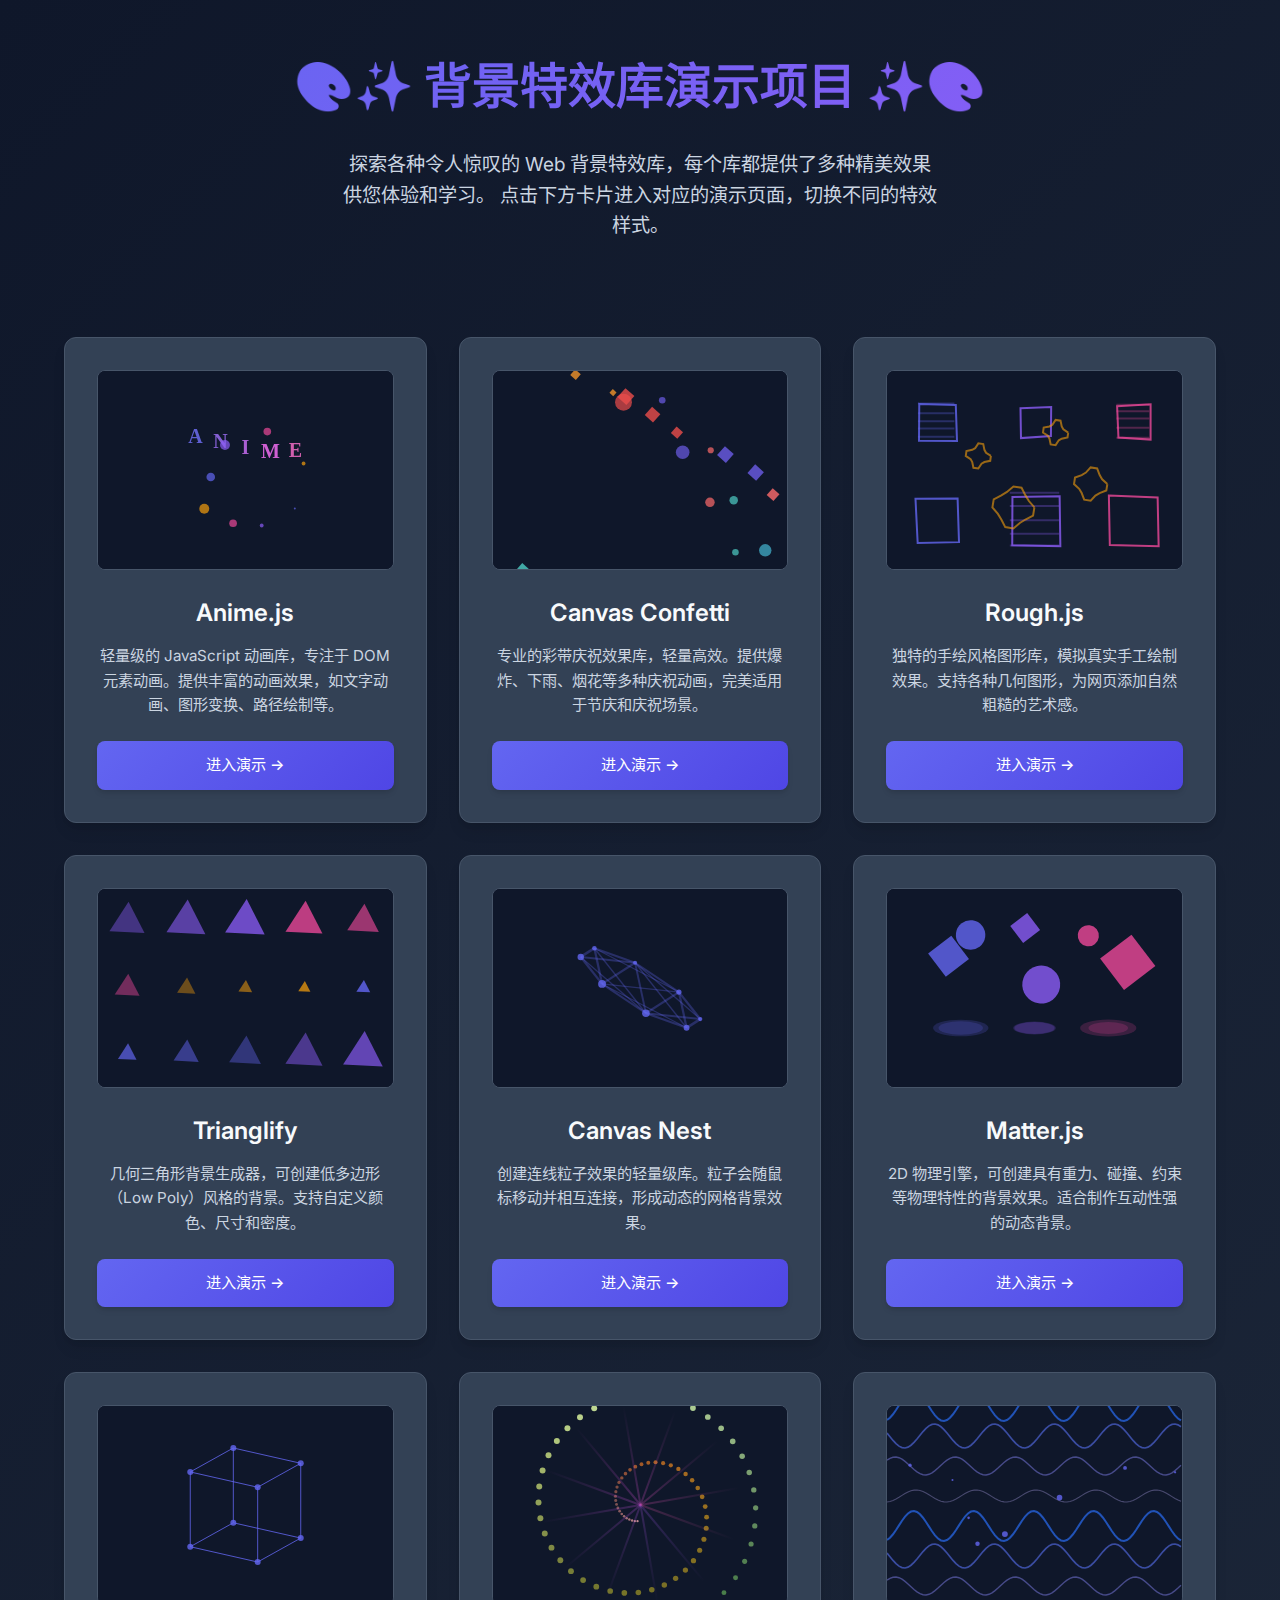
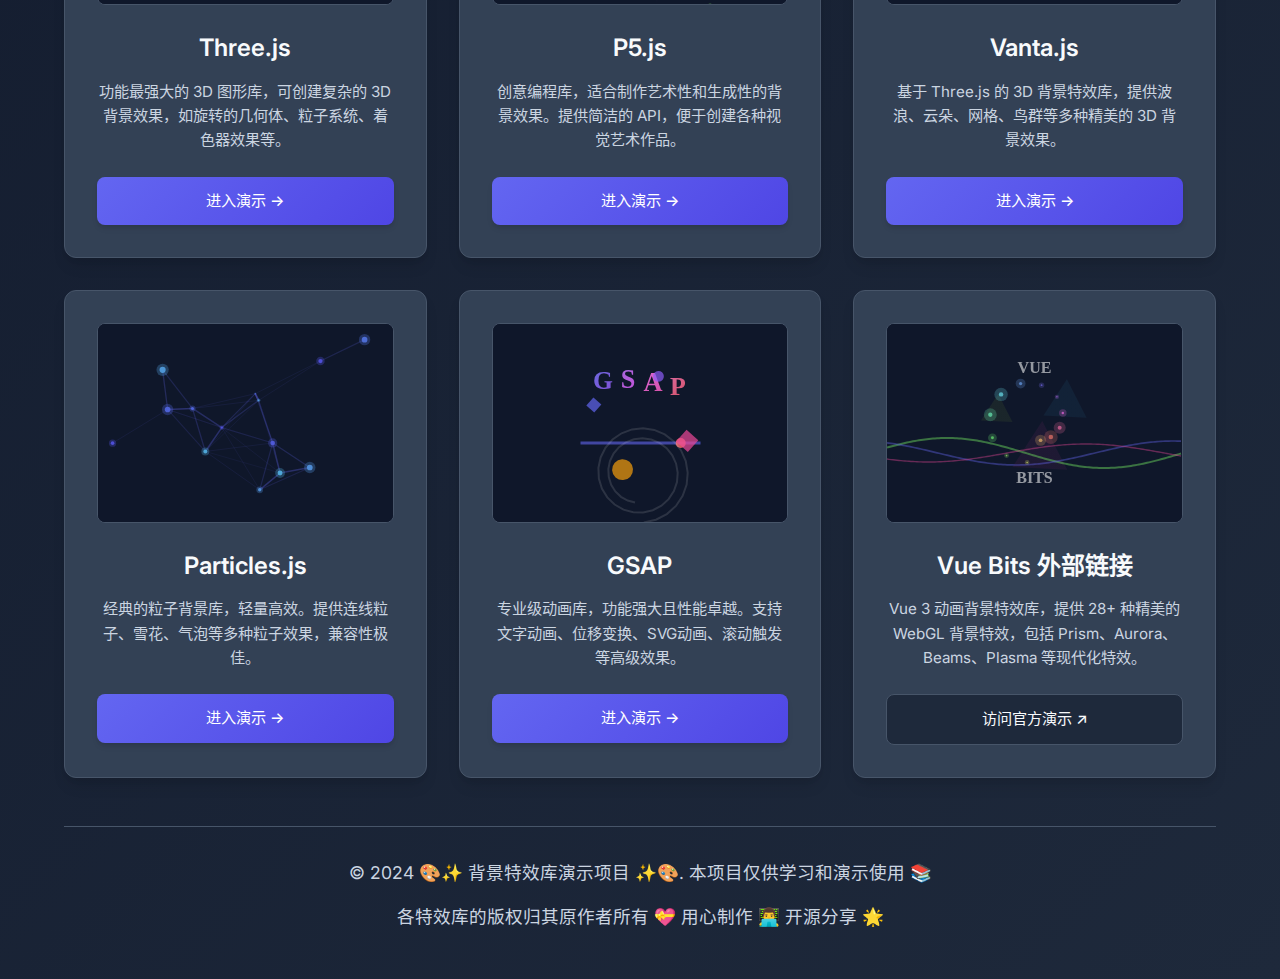
<file: index.html>
<!DOCTYPE html>
<html lang="zh-CN">
<head>
    <meta charset="UTF-8">
    <meta name="viewport" content="width=device-width, initial-scale=1.0">
    <title>🎨✨ 背景特效库演示项目 ✨🎨</title>
    <meta name="description" content="展示多种流行的 JavaScript 背景特效库，包括 Anime.js、Canvas Confetti、Rough.js、Trianglify、Three.js、P5.js、Vanta.js、Particles.js 等">
    <link rel="stylesheet" href="assets/css/style.css">
    <link rel="preconnect" href="https://fonts.googleapis.com">
    <link rel="preconnect" href="https://fonts.gstatic.com" crossorigin>
    <link href="https://fonts.googleapis.com/css2?family=Inter:wght@400;500;600;700;800&display=swap" rel="stylesheet">
</head>
<body>
    <div class="container">
        <!-- 页头区域 -->
        <header class="header">
            <h1>🎨✨ 背景特效库演示项目 ✨🎨</h1>
            <p class="subtitle">
                探索各种令人惊叹的 Web 背景特效库，每个库都提供了多种精美效果供您体验和学习。
                点击下方卡片进入对应的演示页面，切换不同的特效样式。
            </p>
        </header>

        <!-- 特效库卡片网格 -->
        <main class="cards-grid">
            <!-- Anime.js 卡片 -->
            <article class="card">
                <div class="card-preview" aria-label="Anime.js 效果预览">
                    <canvas id="anime-preview"></canvas>
                </div>
                <h3 class="card-title">Anime.js</h3>
                <p class="card-description">
                    轻量级的 JavaScript 动画库，专注于 DOM 元素动画。提供丰富的动画效果，如文字动画、图形变换、路径绘制等。
                </p>
                <a href="libs/anime-js/index.html" class="btn btn-primary btn-full" aria-label="进入 Anime.js 演示">
                    进入演示 →
                </a>
            </article>

            <!-- Canvas Confetti 卡片 -->
            <article class="card">
                <div class="card-preview" aria-label="Canvas Confetti 效果预览">
                    <canvas id="confetti-preview"></canvas>
                </div>
                <h3 class="card-title">Canvas Confetti</h3>
                <p class="card-description">
                    专业的彩带庆祝效果库，轻量高效。提供爆炸、下雨、烟花等多种庆祝动画，完美适用于节庆和庆祝场景。
                </p>
                <a href="libs/canvas-confetti/index.html" class="btn btn-primary btn-full" aria-label="进入 Canvas Confetti 演示">
                    进入演示 →
                </a>
            </article>

            <!-- Rough.js 卡片 -->
            <article class="card">
                <div class="card-preview" aria-label="Rough.js 效果预览">
                    <canvas id="rough-preview"></canvas>
                </div>
                <h3 class="card-title">Rough.js</h3>
                <p class="card-description">
                    独特的手绘风格图形库，模拟真实手工绘制效果。支持各种几何图形，为网页添加自然粗糙的艺术感。
                </p>
                <a href="libs/rough-js/index.html" class="btn btn-primary btn-full" aria-label="进入 Rough.js 演示">
                    进入演示 →
                </a>
            </article>

            <!-- Trianglify 卡片 -->
            <article class="card">
                <div class="card-preview" aria-label="Trianglify 效果预览">
                    <canvas id="trianglify-preview"></canvas>
                </div>
                <h3 class="card-title">Trianglify</h3>
                <p class="card-description">
                    几何三角形背景生成器，可创建低多边形（Low Poly）风格的背景。支持自定义颜色、尺寸和密度。
                </p>
                <a href="libs/trianglify/index.html" class="btn btn-primary btn-full" aria-label="进入 Trianglify 演示">
                    进入演示 →
                </a>
            </article>

            <!-- Canvas Nest 卡片 -->
            <article class="card">
                <div class="card-preview" aria-label="Canvas Nest 效果预览">
                    <canvas id="canvas-nest-preview"></canvas>
                </div>
                <h3 class="card-title">Canvas Nest</h3>
                <p class="card-description">
                    创建连线粒子效果的轻量级库。粒子会随鼠标移动并相互连接，形成动态的网格背景效果。
                </p>
                <a href="libs/canvas-nest/index.html" class="btn btn-primary btn-full" aria-label="进入 Canvas Nest 演示">
                    进入演示 →
                </a>
            </article>

            <!-- Matter.js 卡片 -->
            <article class="card">
                <div class="card-preview" aria-label="Matter.js 效果预览">
                    <canvas id="matter-preview"></canvas>
                </div>
                <h3 class="card-title">Matter.js</h3>
                <p class="card-description">
                    2D 物理引擎，可创建具有重力、碰撞、约束等物理特性的背景效果。适合制作互动性强的动态背景。
                </p>
                <a href="libs/matter-js/index.html" class="btn btn-primary btn-full" aria-label="进入 Matter.js 演示">
                    进入演示 →
                </a>
            </article>

            <!-- Three.js 卡片 -->
            <article class="card">
                <div class="card-preview" aria-label="Three.js 效果预览">
                    <canvas id="three-preview"></canvas>
                </div>
                <h3 class="card-title">Three.js</h3>
                <p class="card-description">
                    功能最强大的 3D 图形库，可创建复杂的 3D 背景效果，如旋转的几何体、粒子系统、着色器效果等。
                </p>
                <a href="libs/three-js/index.html" class="btn btn-primary btn-full" aria-label="进入 Three.js 演示">
                    进入演示 →
                </a>
            </article>

            <!-- P5.js 卡片 -->
            <article class="card">
                <div class="card-preview" aria-label="P5.js 效果预览">
                    <canvas id="p5-preview"></canvas>
                </div>
                <h3 class="card-title">P5.js</h3>
                <p class="card-description">
                    创意编程库，适合制作艺术性和生成性的背景效果。提供简洁的 API，便于创建各种视觉艺术作品。
                </p>
                <a href="libs/p5-js/index.html" class="btn btn-primary btn-full" aria-label="进入 P5.js 演示">
                    进入演示 →
                </a>
            </article>

            <!-- Vanta.js 卡片 -->
            <article class="card">
                <div class="card-preview" aria-label="Vanta.js 效果预览">
                    <canvas id="vanta-preview"></canvas>
                </div>
                <h3 class="card-title">Vanta.js</h3>
                <p class="card-description">
                    基于 Three.js 的 3D 背景特效库，提供波浪、云朵、网格、鸟群等多种精美的 3D 背景效果。
                </p>
                <a href="libs/vanta/index.html" class="btn btn-primary btn-full" aria-label="进入 Vanta.js 演示">
                    进入演示 →
                </a>
            </article>

            <!-- Particles.js 卡片 -->
            <article class="card">
                <div class="card-preview" aria-label="Particles.js 效果预览">
                    <canvas id="particles-preview"></canvas>
                </div>
                <h3 class="card-title">Particles.js</h3>
                <p class="card-description">
                    经典的粒子背景库，轻量高效。提供连线粒子、雪花、气泡等多种粒子效果，兼容性极佳。
                </p>
                <a href="libs/particles/index.html" class="btn btn-primary btn-full" aria-label="进入 Particles.js 演示">
                    进入演示 →
                </a>
            </article>

            <!-- GSAP 卡片 -->
            <article class="card">
                <div class="card-preview" aria-label="GSAP 效果预览">
                    <canvas id="gsap-preview"></canvas>
                </div>
                <h3 class="card-title">GSAP</h3>
                <p class="card-description">
                    专业级动画库，功能强大且性能卓越。支持文字动画、位移变换、SVG动画、滚动触发等高级效果。
                </p>
                <a href="libs/gsap/index.html" class="btn btn-primary btn-full" aria-label="进入 GSAP 演示">
                    进入演示 →
                </a>
            </article>

            <!-- Vue Bits 卡片 -->
            <article class="card">
                <div class="card-preview" aria-label="Vue Bits 效果预览">
                    <canvas id="vue-bits-preview"></canvas>
                </div>
                <h3 class="card-title">Vue Bits <span class="badge">外部链接</span></h3>
                <p class="card-description">
                    Vue 3 动画背景特效库，提供 28+ 种精美的 WebGL 背景特效，包括 Prism、Aurora、Beams、Plasma 等现代化特效。
                </p>
                <a href="https://vue-bits.dev/backgrounds/aurora" target="_blank" rel="noopener noreferrer" class="btn btn-secondary btn-full" aria-label="访问 Vue Bits 官方演示">
                    访问官方演示 ↗
                </a>
            </article>
        </main>

        <!-- 页脚 -->
        <footer class="footer">
            <p>&copy; 2024 🎨✨ 背景特效库演示项目 ✨🎨. 本项目仅供学习和演示使用 📚</p>
            <p>各特效库的版权归其原作者所有 💝 用心制作 👨‍💻 开源分享 🌟</p>
        </footer>
    </div>

    <script>
        // 简单的预览效果初始化
        document.addEventListener('DOMContentLoaded', function() {
            // 为预览 canvas 添加简单的占位效果
            initPreviews();
        });

        function initPreviews() {
            const previews = document.querySelectorAll('.card-preview canvas');
            
            previews.forEach((canvas, index) => {
                const ctx = canvas.getContext('2d');
                canvas.width = canvas.offsetWidth;
                canvas.height = canvas.offsetHeight;
                
                // 根据不同的库显示不同的预览效果
                switch(index) {
                    case 0: // Anime.js
                        drawAnimePreview(ctx, canvas.width, canvas.height);
                        break;
                    case 1: // Canvas Confetti
                        drawConfettiPreview(ctx, canvas.width, canvas.height);
                        break;
                    case 2: // Rough.js
                        drawRoughPreview(ctx, canvas.width, canvas.height);
                        break;
                    case 3: // Trianglify
                        drawTrianglesPreview(ctx, canvas.width, canvas.height);
                        break;
                    case 4: // Canvas Nest
                        drawNetPreview(ctx, canvas.width, canvas.height);
                        break;
                    case 5: // Matter.js
                        drawPhysicsPreview(ctx, canvas.width, canvas.height);
                        break;
                    case 6: // Three.js
                        draw3DPreview(ctx, canvas.width, canvas.height);
                        break;
                    case 7: // P5.js
                        drawGenerativePreview(ctx, canvas.width, canvas.height);
                        break;
                    case 8: // Vanta.js
                        drawVantaPreview(ctx, canvas.width, canvas.height);
                        break;
                    case 9: // Particles.js
                        drawParticlesJSPreview(ctx, canvas.width, canvas.height);
                        break;
                    case 10: // GSAP
                        drawGSAPPreview(ctx, canvas.width, canvas.height);
                        break;
                    case 11: // Vue Bits
                        drawVueBitsPreview(ctx, canvas.width, canvas.height);
                        break;
                }
            });
        }

        // 预览效果绘制函数
        function drawConfettiPreview(ctx, width, height) {
            // 创建模拟 Canvas Confetti 彩带效果的预览
            ctx.fillStyle = '#0f172a';
            ctx.fillRect(0, 0, width, height);
            
            const time = Date.now() * 0.004;
            const confettiColors = ['#ff6b6b', '#4ecdc4', '#45b7d1', '#f9ca24', '#f0932b', '#eb4d4b', '#6c5ce7'];
            
            // 绘制彩带片（下落效果）
            for (let i = 0; i < 20; i++) {
                const x = (i * 50 + Math.sin(time + i) * 30) % (width + 100) - 50;
                const y = (time * 100 + i * 40) % (height + 100) - 50;
                const rotation = time + i * 0.5;
                const size = 8 + Math.sin(time * 2 + i) * 4;
                
                ctx.save();
                ctx.translate(x, y);
                ctx.rotate(rotation);
                ctx.fillStyle = confettiColors[i % confettiColors.length];
                ctx.globalAlpha = 0.8;
                ctx.fillRect(-size/2, -size/2, size, size);
                ctx.restore();
            }
            
            // 添加一些圆形彩带
            for (let i = 0; i < 15; i++) {
                const x = ((i * 60 + Math.cos(time * 0.8 + i) * 40) % (width + 100)) - 50;
                const y = ((time * 80 + i * 50) % (height + 100)) - 50;
                const size = 6 + Math.sin(time * 3 + i * 0.7) * 3;
                
                ctx.fillStyle = confettiColors[(i + 3) % confettiColors.length];
                ctx.globalAlpha = 0.7;
                ctx.beginPath();
                ctx.arc(x, y, size, 0, Math.PI * 2);
                ctx.fill();
            }
        }
        
        function drawRoughPreview(ctx, width, height) {
            // 创建模拟 Rough.js 手绘风格的预览
            ctx.fillStyle = '#0f172a';
            ctx.fillRect(0, 0, width, height);
            
            const time = Date.now() * 0.002;
            ctx.strokeStyle = '#6366f1';
            ctx.lineWidth = 2;
            ctx.globalAlpha = 0.8;
            
            // 绘制不规则矩形（模拟手绘效果）
            for (let i = 0; i < 6; i++) {
                const x = (i % 3) * (width / 3) + width / 6;
                const y = Math.floor(i / 3) * (height / 2) + height / 4;
                const size = 40 + Math.sin(time + i) * 10;
                
                // 模拟手绘的不规则线条
                ctx.strokeStyle = ['#6366f1', '#8b5cf6', '#ec4899'][i % 3];
                ctx.beginPath();
                
                // 不规则的矩形
                const jitter = 3;
                ctx.moveTo(x - size/2 + Math.random() * jitter, y - size/2 + Math.random() * jitter);
                ctx.lineTo(x + size/2 + Math.random() * jitter, y - size/2 + Math.random() * jitter);
                ctx.lineTo(x + size/2 + Math.random() * jitter, y + size/2 + Math.random() * jitter);
                ctx.lineTo(x - size/2 + Math.random() * jitter, y + size/2 + Math.random() * jitter);
                ctx.closePath();
                ctx.stroke();
                
                // 添加手绘风格的填充线条
                if (i % 2 === 0) {
                    ctx.globalAlpha = 0.3;
                    for (let j = 0; j < 5; j++) {
                        const lineY = y - size/2 + (j / 4) * size + Math.sin(time * 2 + i + j) * 2;
                        ctx.beginPath();
                        ctx.moveTo(x - size/2, lineY);
                        ctx.lineTo(x + size/2, lineY);
                        ctx.stroke();
                    }
                    ctx.globalAlpha = 0.8;
                }
            }
            
            // 绘制一些手绘风格的圆形
            for (let i = 0; i < 4; i++) {
                const centerX = width / 2 + Math.cos(time + i * Math.PI / 2) * 60;
                const centerY = height / 2 + Math.sin(time + i * Math.PI / 2) * 40;
                const radius = 15 + Math.sin(time * 3 + i) * 5;
                
                ctx.strokeStyle = '#f59e0b';
                ctx.globalAlpha = 0.6;
                ctx.beginPath();
                
                // 不规则的圆形路径
                const points = 16;
                for (let j = 0; j <= points; j++) {
                    const angle = (j / points) * Math.PI * 2;
                    const r = radius + Math.sin(angle * 4 + time * 2) * 3;
                    const x = centerX + Math.cos(angle) * r;
                    const y = centerY + Math.sin(angle) * r;
                    
                    if (j === 0) {
                        ctx.moveTo(x, y);
                    } else {
                        ctx.lineTo(x, y);
                    }
                }
                ctx.stroke();
            }
        }
        
        function drawAnimePreview(ctx, width, height) {
            // 创建模拟 Anime.js DOM 动画效果的预览
            ctx.fillStyle = '#0f172a';
            ctx.fillRect(0, 0, width, height);
            
            // 绘制“ANIME”文字动画
            ctx.font = 'bold 20px Inter';
            ctx.textAlign = 'center';
            const text = 'ANIME';
            const letters = text.split('');
            
            letters.forEach((letter, i) => {
                const x = width / 2 + (i - 2) * 25;
                const y = height / 2 - 20;
                const time = Date.now() * 0.003;
                const wave = Math.sin(time + i * 0.8) * 8;
                
                ctx.fillStyle = `hsl(${240 + i * 20}, 70%, 65%)`;
                ctx.globalAlpha = 0.9;
                ctx.fillText(letter, x, y + wave);
            });
            
            // 绘制浮动的小元素
            const time = Date.now() * 0.002;
            for (let i = 0; i < 8; i++) {
                const angle = time + i * (Math.PI * 2 / 8);
                const radius = 50 + Math.sin(time * 1.5 + i) * 15;
                const x = width / 2 + Math.cos(angle) * radius;
                const y = height / 2 + 20 + Math.sin(angle) * radius;
                const size = 3 + Math.sin(time * 2 + i) * 2;
                
                const colors = ['#6366f1', '#8b5cf6', '#ec4899', '#f59e0b'];
                ctx.fillStyle = colors[i % colors.length];
                ctx.globalAlpha = 0.7;
                ctx.beginPath();
                ctx.arc(x, y, size, 0, Math.PI * 2);
                ctx.fill();
            }
        }

        function drawTrianglesPreview(ctx, width, height) {
            ctx.fillStyle = '#0f172a';
            ctx.fillRect(0, 0, width, height);
            
            const time = Date.now() * 0.002;
            const colors = ['#6366f1', '#8b5cf6', '#ec4899', '#f59e0b'];
            
            // 创建固定位置但会变色和大小的三角形
            for (let i = 0; i < 15; i++) {
                const row = Math.floor(i / 5);
                const col = i % 5;
                const x = (col + 0.5) * (width / 5);
                const y = (row + 0.5) * (height / 3);
                const size = 15 + Math.sin(time * 2 + i * 0.5) * 8;
                const colorIndex = Math.floor(time * 0.5 + i * 0.3) % colors.length;
                
                ctx.fillStyle = colors[colorIndex];
                ctx.globalAlpha = 0.6 + Math.sin(time * 1.5 + i) * 0.2;
                
                ctx.save();
                ctx.translate(x, y);
                ctx.rotate(time * 0.5 + i * 0.2);
                
                ctx.beginPath();
                ctx.moveTo(0, -size);
                ctx.lineTo(-size * 0.866, size * 0.5);
                ctx.lineTo(size * 0.866, size * 0.5);
                ctx.closePath();
                ctx.fill();
                
                ctx.restore();
            }
        }

        function drawNetPreview(ctx, width, height) {
            ctx.fillStyle = '#0f172a';
            ctx.fillRect(0, 0, width, height);
            
            const time = Date.now() * 0.001;
            
            // 创建动态移动的粒子
            const particles = [];
            for (let i = 0; i < 8; i++) {
                particles.push({
                    x: width/2 + Math.cos(time * 0.5 + i * Math.PI * 0.25) * 60,
                    y: height/2 + Math.sin(time * 0.3 + i * Math.PI * 0.25) * 40,
                    size: 3 + Math.sin(time * 2 + i) * 1
                });
            }
            
            // 绘制连接线
            ctx.strokeStyle = '#6366f1';
            ctx.globalAlpha = 0.3;
            particles.forEach((p1, i) => {
                particles.forEach((p2, j) => {
                    if (i < j) {
                        const dist = Math.sqrt((p1.x - p2.x) ** 2 + (p1.y - p2.y) ** 2);
                        if (dist < 100) {
                            ctx.lineWidth = Math.max(1, 3 - dist / 50);
                            ctx.beginPath();
                            ctx.moveTo(p1.x, p1.y);
                            ctx.lineTo(p2.x, p2.y);
                            ctx.stroke();
                        }
                    }
                });
            });
            
            // 绘制粒子
            ctx.fillStyle = '#6366f1';
            ctx.globalAlpha = 0.8;
            particles.forEach(p => {
                ctx.beginPath();
                ctx.arc(p.x, p.y, p.size, 0, Math.PI * 2);
                ctx.fill();
            });
        }

        function drawPhysicsPreview(ctx, width, height) {
            ctx.fillStyle = '#0f172a';
            ctx.fillRect(0, 0, width, height);
            
            const time = Date.now() * 0.003;
            const shapes = ['#6366f1', '#8b5cf6', '#ec4899'];
            
            // 模拟物理引擎的下落和弹跳效果
            for (let i = 0; i < 6; i++) {
                ctx.fillStyle = shapes[i % shapes.length];
                ctx.globalAlpha = 0.8;
                
                // 创建上下弹跳的效果
                const baseX = (i % 3 + 1) * (width / 4);
                const baseY = height / 2;
                const bounceHeight = Math.abs(Math.sin(time * 2 + i * 0.5)) * 60;
                const x = baseX + Math.sin(time * 0.5 + i) * 20;
                const y = baseY - bounceHeight;
                const size = 15 + Math.sin(time * 3 + i) * 5;
                
                ctx.save();
                ctx.translate(x, y);
                ctx.rotate(time + i * 0.3);
                
                if (i % 2 === 0) {
                    // 圆形
                    ctx.beginPath();
                    ctx.arc(0, 0, size, 0, Math.PI * 2);
                    ctx.fill();
                } else {
                    // 矩形
                    ctx.fillRect(-size, -size, size * 2, size * 2);
                }
                
                ctx.restore();
                
                // 绘制影子效果
                ctx.fillStyle = shapes[i % shapes.length];
                ctx.globalAlpha = 0.2;
                const shadowSize = size * (1 + bounceHeight / 60);
                ctx.save();
                ctx.scale(1, 0.3);
                ctx.beginPath();
                ctx.arc(baseX, (height / 2 + 40) / 0.3, shadowSize, 0, Math.PI * 2);
                ctx.fill();
                ctx.restore();
            }
        }

        function draw3DPreview(ctx, width, height) {
            ctx.fillStyle = '#0f172a';
            ctx.fillRect(0, 0, width, height);
            
            const time = Date.now() * 0.002;
            ctx.strokeStyle = '#6366f1';
            ctx.globalAlpha = 0.8;
            
            const centerX = width / 2;
            const centerY = height / 2;
            const size = 40;
            
            // 创建旋转的 3D 立方体
            const rotX = time;
            const rotY = time * 0.7;
            
            // 基础立方体顶点
            const basePoints = [
                [-size, -size, -size], [size, -size, -size], [size, size, -size], [-size, size, -size],
                [-size, -size, size], [size, -size, size], [size, size, size], [-size, size, size]
            ];
            
            // 旋转变换
            const rotatedPoints = basePoints.map(([x, y, z]) => {
                // Y轴旋转
                const x1 = x * Math.cos(rotY) - z * Math.sin(rotY);
                const z1 = x * Math.sin(rotY) + z * Math.cos(rotY);
                
                // X轴旋转
                const y1 = y * Math.cos(rotX) - z1 * Math.sin(rotX);
                const z2 = y * Math.sin(rotX) + z1 * Math.cos(rotX);
                
                return [x1, y1, z2];
            });
            
            // 投影到 2D
            const projectedPoints = rotatedPoints.map(([x, y, z]) => [
                centerX + x,
                centerY + y
            ]);
            
            const edges = [
                [0,1], [1,2], [2,3], [3,0], [4,5], [5,6], [6,7], [7,4],
                [0,4], [1,5], [2,6], [3,7]
            ];
            
            // 绘制边线
            edges.forEach(edge => {
                const start = projectedPoints[edge[0]];
                const end = projectedPoints[edge[1]];
                
                ctx.beginPath();
                ctx.moveTo(start[0], start[1]);
                ctx.lineTo(end[0], end[1]);
                ctx.stroke();
            });
            
            // 绘制顶点
            ctx.fillStyle = '#6366f1';
            projectedPoints.forEach(([x, y]) => {
                ctx.beginPath();
                ctx.arc(x, y, 3, 0, Math.PI * 2);
                ctx.fill();
            });
        }

        function drawGenerativePreview(ctx, width, height) {
            ctx.fillStyle = '#0f172a';
            ctx.fillRect(0, 0, width, height);
            
            const time = Date.now() * 0.001;
            const centerX = width / 2;
            const centerY = height / 2;
            
            // 创建动态的螺旋和波浪效果
            for (let i = 0; i < 80; i++) {
                const angle = (i / 80) * Math.PI * 4 + time;
                const radius = 20 + i * 1.5 + Math.sin(time * 2 + i * 0.1) * 10;
                const x = centerX + Math.cos(angle) * radius;
                const y = centerY + Math.sin(angle) * radius;
                const size = 2 + Math.sin(time * 3 + i * 0.05) * 1;
                
                ctx.fillStyle = `hsl(${250 + i * 1.5 + time * 20}, 70%, ${60 + Math.sin(time + i * 0.1) * 20}%)`;
                ctx.globalAlpha = 0.7 + Math.sin(time * 1.5 + i * 0.2) * 0.2;
                ctx.beginPath();
                ctx.arc(x, y, size, 0, Math.PI * 2);
                ctx.fill();
            }
            
            // 添加中心的辐射效果
            for (let i = 0; i < 12; i++) {
                const angle = (i / 12) * Math.PI * 2 + time * 0.5;
                const startRadius = 10;
                const endRadius = 100;
                
                const gradient = ctx.createRadialGradient(centerX, centerY, startRadius, centerX, centerY, endRadius);
                gradient.addColorStop(0, `hsla(${270 + i * 5}, 70%, 60%, 0.8)`);
                gradient.addColorStop(1, `hsla(${270 + i * 5}, 70%, 60%, 0)`);
                
                ctx.strokeStyle = gradient;
                ctx.lineWidth = 2;
                ctx.globalAlpha = 0.3;
                
                ctx.beginPath();
                ctx.moveTo(centerX, centerY);
                ctx.lineTo(
                    centerX + Math.cos(angle) * endRadius,
                    centerY + Math.sin(angle) * endRadius
                );
                ctx.stroke();
            }
        }

        function drawVantaPreview(ctx, width, height) {
            // 创建动态 Vanta 波浪效果的预览
            ctx.fillStyle = '#0f172a';
            ctx.fillRect(0, 0, width, height);
            
            const time = Date.now() * 0.001;
            ctx.strokeStyle = '#6366f1';
            ctx.globalAlpha = 0.6;
            
            // 绘制动态波浪形状
            const waveHeight = 15;
            const waveLength = 60;
            
            // 多层波浪效果
            for (let layer = 0; layer < 4; layer++) {
                ctx.strokeStyle = `hsl(${220 + layer * 10}, 70%, ${50 + layer * 10}%)`;
                ctx.lineWidth = 2 - layer * 0.3;
                ctx.globalAlpha = 0.8 - layer * 0.15;
                
                for (let y = layer * 30; y < height; y += 120) {
                    ctx.beginPath();
                    for (let x = 0; x <= width; x += 3) {
                        const waveY = y + Math.sin((x / waveLength + time * (1 + layer * 0.5)) * Math.PI * 2) * waveHeight * (1 - layer * 0.2);
                        if (x === 0) {
                            ctx.moveTo(x, waveY);
                        } else {
                            ctx.lineTo(x, waveY);
                        }
                    }
                    ctx.stroke();
                }
            }
            
            // 添加浮动的光点
            for (let i = 0; i < 8; i++) {
                const x = (i * width / 8) + Math.sin(time * 0.5 + i) * 30;
                const y = height / 2 + Math.cos(time * 0.3 + i) * 40;
                const size = 2 + Math.sin(time * 2 + i) * 1;
                
                ctx.fillStyle = '#6366f1';
                ctx.globalAlpha = 0.8;
                ctx.beginPath();
                ctx.arc(x, y, size, 0, Math.PI * 2);
                ctx.fill();
            }
        }

        function drawParticlesJSPreview(ctx, width, height) {
            // 创建动态 Particles.js 效果的预览
            ctx.fillStyle = '#0f172a';
            ctx.fillRect(0, 0, width, height);
            
            const time = Date.now() * 0.0005;
            ctx.strokeStyle = '#6366f1';
            ctx.fillStyle = '#6366f1';
            
            // 创建动态粒子
            const particles = [];
            for (let i = 0; i < 15; i++) {
                particles.push({
                    x: width/2 + Math.cos(time * (0.5 + i * 0.1) + i) * (30 + i * 8),
                    y: height/2 + Math.sin(time * (0.3 + i * 0.05) + i * 0.5) * (20 + i * 6),
                    size: 2 + Math.sin(time * 3 + i) * 1
                });
            }
            
            // 绘制动态连线
            ctx.globalAlpha = 0.3;
            particles.forEach((p1, i) => {
                particles.forEach((p2, j) => {
                    if (i < j) {
                        const dist = Math.sqrt((p1.x - p2.x) ** 2 + (p1.y - p2.y) ** 2);
                        if (dist < 80) {
                            ctx.lineWidth = Math.max(0.5, 2 - dist / 60);
                            ctx.globalAlpha = Math.max(0.1, 0.5 - dist / 160);
                            ctx.beginPath();
                            ctx.moveTo(p1.x, p1.y);
                            ctx.lineTo(p2.x, p2.y);
                            ctx.stroke();
                        }
                    }
                });
            });
            
            // 绘制动态粒子
            ctx.globalAlpha = 0.9;
            particles.forEach((p, i) => {
                const pulseSize = p.size + Math.sin(time * 4 + i * 0.5) * 0.5;
                ctx.fillStyle = `hsl(${220 + Math.sin(time + i) * 20}, 70%, 60%)`;
                ctx.beginPath();
                ctx.arc(p.x, p.y, pulseSize, 0, Math.PI * 2);
                ctx.fill();
                
                // 添加微弱的光晕
                ctx.globalAlpha = 0.3;
                ctx.beginPath();
                ctx.arc(p.x, p.y, pulseSize * 2, 0, Math.PI * 2);
                ctx.fill();
                ctx.globalAlpha = 0.9;
            });
        }

        function drawGSAPPreview(ctx, width, height) {
            // 创建 GSAP 专业动画效果的预览
            ctx.fillStyle = '#0f172a';
            ctx.fillRect(0, 0, width, height);
            
            const time = Date.now() * 0.002;
            const centerX = width / 2;
            const centerY = height / 2;
            
            // 绘制 "GSAP" 文字动画效果
            ctx.font = 'bold 24px Inter';
            ctx.textAlign = 'center';
            const text = 'GSAP';
            const letters = text.split('');
            
            letters.forEach((letter, i) => {
                const x = centerX + (i - 1.5) * 25;
                const y = centerY - 30;
                const bounce = Math.sin(time * 3 + i * 0.8) * 5;
                const scale = 1 + Math.sin(time * 2 + i * 0.5) * 0.1;
                
                ctx.save();
                ctx.translate(x, y + bounce);
                ctx.scale(scale, scale);
                
                // 渐变色文字
                const gradient = ctx.createLinearGradient(-15, -15, 15, 15);
                gradient.addColorStop(0, `hsl(${240 + i * 30}, 80%, 70%)`);
                gradient.addColorStop(1, `hsl(${270 + i * 30}, 80%, 60%)`);
                ctx.fillStyle = gradient;
                ctx.globalAlpha = 0.9;
                ctx.fillText(letter, 0, 0);
                
                ctx.restore();
            });
            
            // 绘制时间轴动画指示器
            const timelineY = centerY + 20;
            const timelineWidth = 120;
            const timelineX = centerX - timelineWidth / 2;
            
            ctx.strokeStyle = '#6366f1';
            ctx.lineWidth = 3;
            ctx.globalAlpha = 0.6;
            ctx.beginPath();
            ctx.moveTo(timelineX, timelineY);
            ctx.lineTo(timelineX + timelineWidth, timelineY);
            ctx.stroke();
            
            // 动态进度指示器
            const progress = (Math.sin(time * 2) + 1) / 2;
            const progressX = timelineX + progress * timelineWidth;
            
            ctx.fillStyle = '#ff6b6b';
            ctx.globalAlpha = 0.8;
            ctx.beginPath();
            ctx.arc(progressX, timelineY, 5, 0, Math.PI * 2);
            ctx.fill();
            
            // 绘制旋转的几何元素
            for (let i = 0; i < 4; i++) {
                const angle = time + i * Math.PI / 2;
                const radius = 50;
                const x = centerX + Math.cos(angle) * radius;
                const y = centerY + Math.sin(angle) * radius;
                const size = 8 + Math.sin(time * 3 + i) * 3;
                const rotation = time * 2 + i;
                
                ctx.save();
                ctx.translate(x, y);
                ctx.rotate(rotation);
                
                const colors = ['#6366f1', '#8b5cf6', '#ec4899', '#f59e0b'];
                ctx.fillStyle = colors[i];
                ctx.globalAlpha = 0.7;
                
                if (i % 2 === 0) {
                    // 矩形
                    ctx.fillRect(-size, -size, size * 2, size * 2);
                } else {
                    // 圆形
                    ctx.beginPath();
                    ctx.arc(0, 0, size, 0, Math.PI * 2);
                    ctx.fill();
                }
                
                ctx.restore();
            }
            
            // 绘制路径动画轨迹
            ctx.strokeStyle = 'rgba(255, 255, 255, 0.3)';
            ctx.lineWidth = 2;
            ctx.globalAlpha = 0.4;
            ctx.beginPath();
            
            for (let t = 0; t <= 1; t += 0.02) {
                const angle = t * Math.PI * 4 + time * 0.5;
                const r = 30 + t * 20;
                const x = centerX + Math.cos(angle) * r;
                const y = centerY + 50 + Math.sin(angle) * r;
                
                if (t === 0) {
                    ctx.moveTo(x, y);
                } else {
                    ctx.lineTo(x, y);
                }
            }
            ctx.stroke();
        }

        function drawVueBitsPreview(ctx, width, height) {
            // 创建 Vue Bits 棱镜和极光效果的预览
            ctx.fillStyle = '#0f172a';
            ctx.fillRect(0, 0, width, height);
            
            const time = Date.now() * 0.002;
            const centerX = width / 2;
            const centerY = height / 2;
            
            // 绘制类似 Prism 的彩色三角形效果
            ctx.globalAlpha = 0.8;
            for (let i = 0; i < 3; i++) {
                const angle = time + i * (Math.PI * 2 / 3);
                const size = 25 + Math.sin(time * 1.5 + i) * 8;
                const x = centerX + Math.cos(angle) * 40;
                const y = centerY + Math.sin(angle) * 30;
                
                // 创建彩虹渐变
                const gradient = ctx.createRadialGradient(x, y, 0, x, y, size);
                const hue = (time * 30 + i * 120) % 360;
                gradient.addColorStop(0, `hsla(${hue}, 80%, 70%, 0.9)`);
                gradient.addColorStop(0.7, `hsla(${hue + 60}, 70%, 60%, 0.6)`);
                gradient.addColorStop(1, `hsla(${hue + 120}, 60%, 50%, 0.1)`);
                
                ctx.fillStyle = gradient;
                
                ctx.save();
                ctx.translate(x, y);
                ctx.rotate(time * 0.5 + i * 0.8);
                
                // 绘制三角形
                ctx.beginPath();
                ctx.moveTo(0, -size);
                ctx.lineTo(-size * 0.866, size * 0.5);
                ctx.lineTo(size * 0.866, size * 0.5);
                ctx.closePath();
                ctx.fill();
                
                ctx.restore();
            }
            
            // 绘制类似 Aurora 的波浪效果
            ctx.globalAlpha = 0.4;
            const waveColors = ['#7cff67', '#6366f1', '#ec4899'];
            
            for (let layer = 0; layer < 3; layer++) {
                ctx.strokeStyle = waveColors[layer];
                ctx.lineWidth = 2 - layer * 0.3;
                
                ctx.beginPath();
                for (let x = 0; x <= width; x += 2) {
                    const y = centerY + 30 + Math.sin((x * 0.02) + (time * (1 + layer * 0.5))) * (15 - layer * 3);
                    if (x === 0) {
                        ctx.moveTo(x, y);
                    } else {
                        ctx.lineTo(x, y);
                    }
                }
                ctx.stroke();
            }
            
            // 绘制发光粒子
            ctx.globalAlpha = 0.9;
            for (let i = 0; i < 12; i++) {
                const angle = time * 0.5 + i * (Math.PI * 2 / 12);
                const radius = 30 + Math.sin(time * 2 + i * 0.3) * 15;
                const x = centerX + Math.cos(angle) * radius;
                const y = centerY + Math.sin(angle) * radius;
                const size = 1.5 + Math.sin(time * 3 + i) * 0.8;
                
                const hue = (time * 40 + i * 30) % 360;
                ctx.fillStyle = `hsla(${hue}, 70%, 65%, 0.8)`;
                ctx.beginPath();
                ctx.arc(x, y, size, 0, Math.PI * 2);
                ctx.fill();
                
                // 添加光晕效果
                ctx.globalAlpha = 0.3;
                ctx.beginPath();
                ctx.arc(x, y, size * 3, 0, Math.PI * 2);
                ctx.fill();
                ctx.globalAlpha = 0.9;
            }
            
            // 绘制 "VUE" 文字
            ctx.font = 'bold 16px Inter';
            ctx.textAlign = 'center';
            ctx.fillStyle = 'rgba(255, 255, 255, 0.8)';
            ctx.globalAlpha = 0.7;
            ctx.fillText('VUE', centerX, centerY - 50);
            
            // 绘制 "BITS" 文字
            ctx.fillText('BITS', centerX, centerY + 60);
        }

        // 为动态预览添加动画循环
        function animatePreviews() {
            // Anime.js 动画
            const animeCanvas = document.getElementById('anime-preview');
            if (animeCanvas) {
                const ctx = animeCanvas.getContext('2d');
                drawAnimePreview(ctx, animeCanvas.width, animeCanvas.height);
            }
            
            // Canvas Confetti 动画
            const confettiCanvas = document.getElementById('confetti-preview');
            if (confettiCanvas) {
                const ctx = confettiCanvas.getContext('2d');
                drawConfettiPreview(ctx, confettiCanvas.width, confettiCanvas.height);
            }
            
            // Rough.js 动画
            const roughCanvas = document.getElementById('rough-preview');
            if (roughCanvas) {
                const ctx = roughCanvas.getContext('2d');
                drawRoughPreview(ctx, roughCanvas.width, roughCanvas.height);
            }
            
            // Trianglify 动画
            const trianglifyCanvas = document.getElementById('trianglify-preview');
            if (trianglifyCanvas) {
                const ctx = trianglifyCanvas.getContext('2d');
                drawTrianglesPreview(ctx, trianglifyCanvas.width, trianglifyCanvas.height);
            }
            
            // Canvas Nest 动画
            const canvasNestCanvas = document.getElementById('canvas-nest-preview');
            if (canvasNestCanvas) {
                const ctx = canvasNestCanvas.getContext('2d');
                drawNetPreview(ctx, canvasNestCanvas.width, canvasNestCanvas.height);
            }
            
            // Matter.js 动画
            const matterCanvas = document.getElementById('matter-preview');
            if (matterCanvas) {
                const ctx = matterCanvas.getContext('2d');
                drawPhysicsPreview(ctx, matterCanvas.width, matterCanvas.height);
            }
            
            // Three.js 动画
            const threeCanvas = document.getElementById('three-preview');
            if (threeCanvas) {
                const ctx = threeCanvas.getContext('2d');
                draw3DPreview(ctx, threeCanvas.width, threeCanvas.height);
            }
            
            // P5.js 动画
            const p5Canvas = document.getElementById('p5-preview');
            if (p5Canvas) {
                const ctx = p5Canvas.getContext('2d');
                drawGenerativePreview(ctx, p5Canvas.width, p5Canvas.height);
            }
            
            // Vanta.js 动画
            const vantaCanvas = document.getElementById('vanta-preview');
            if (vantaCanvas) {
                const ctx = vantaCanvas.getContext('2d');
                drawVantaPreview(ctx, vantaCanvas.width, vantaCanvas.height);
            }
            
            // Particles.js 动画
            const particlesCanvas = document.getElementById('particles-preview');
            if (particlesCanvas) {
                const ctx = particlesCanvas.getContext('2d');
                drawParticlesJSPreview(ctx, particlesCanvas.width, particlesCanvas.height);
            }

            // GSAP 动画
            const gsapCanvas = document.getElementById('gsap-preview');
            if (gsapCanvas) {
                const ctx = gsapCanvas.getContext('2d');
                drawGSAPPreview(ctx, gsapCanvas.width, gsapCanvas.height);
            }

            // Vue Bits 动画
            const vueBitsCanvas = document.getElementById('vue-bits-preview');
            if (vueBitsCanvas) {
                const ctx = vueBitsCanvas.getContext('2d');
                drawVueBitsPreview(ctx, vueBitsCanvas.width, vueBitsCanvas.height);
            }
            
            requestAnimationFrame(animatePreviews);
        }
        
        // 启动预览动画
        setTimeout(() => {
            animatePreviews();
        }, 1000);

        // 窗口大小改变时重新绘制预览
        window.addEventListener('resize', () => {
            setTimeout(initPreviews, 100);
        });
    </script>
</body>
</html>
</file>
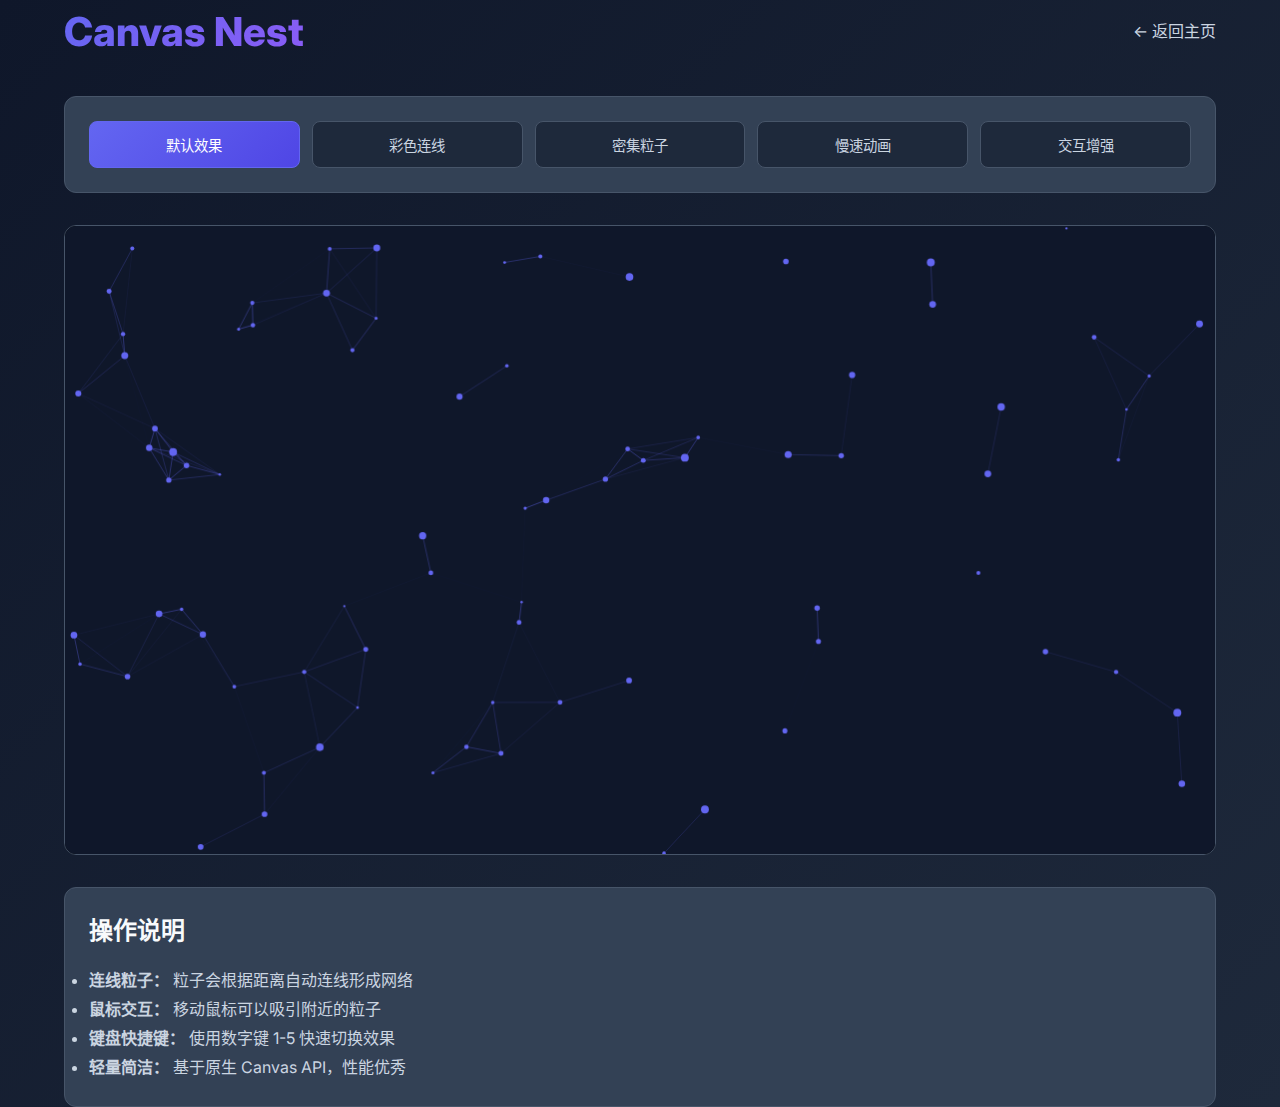
<file: libs/canvas-nest/index.html>
<!DOCTYPE html>
<html lang="zh-CN">
<head>
    <meta charset="UTF-8">
    <meta name="viewport" content="width=device-width, initial-scale=1.0">
    <title>Canvas Nest 演示 - 背景特效库</title>
    <meta name="description" content="Canvas Nest 连线粒子演示">
    <link rel="stylesheet" href="../../assets/css/style.css">
    <link rel="preconnect" href="https://fonts.googleapis.com">
    <link rel="preconnect" href="https://fonts.gstatic.com" crossorigin>
    <link href="https://fonts.googleapis.com/css2?family=Inter:wght@400;500;600;700;800&display=swap" rel="stylesheet">
</head>
<body>
    <div class="container">
        <header class="demo-header">
            <h1 class="demo-title">Canvas Nest</h1>
            <a href="../../index.html" class="back-btn" aria-label="返回主页">← 返回主页</a>
        </header>

        <div class="controls" role="toolbar" aria-label="效果切换控制">
            <button class="control-btn" data-effect="default" aria-pressed="false">默认效果</button>
            <button class="control-btn" data-effect="colorful" aria-pressed="false">彩色连线</button>
            <button class="control-btn" data-effect="dense" aria-pressed="false">密集粒子</button>
            <button class="control-btn" data-effect="slow" aria-pressed="false">慢速动画</button>
            <button class="control-btn" data-effect="interactive" aria-pressed="false">交互增强</button>
        </div>

        <div class="canvas-container" id="canvas-nest-container" aria-label="Canvas Nest 效果展示区域">
            <canvas id="canvas-nest-canvas"></canvas>
        </div>

        <div style="margin-top: 2rem; padding: 1.5rem; background: var(--card-background); border-radius: var(--border-radius-lg); border: 1px solid var(--border-color);">
            <h3 style="margin-bottom: 1rem; color: var(--text-primary);">操作说明</h3>
            <ul style="color: var(--text-secondary); line-height: 1.8;">
                <li><strong>连线粒子：</strong> 粒子会根据距离自动连线形成网络</li>
                <li><strong>鼠标交互：</strong> 移动鼠标可以吸引附近的粒子</li>
                <li><strong>键盘快捷键：</strong> 使用数字键 1-5 快速切换效果</li>
                <li><strong>轻量简洁：</strong> 基于原生 Canvas API，性能优秀</li>
            </ul>
        </div>
    </div>

    <script src="../../assets/js/base-switcher.js"></script>
    <script src="canvas-nest-demo.js"></script>
</body>
</html>
</file>
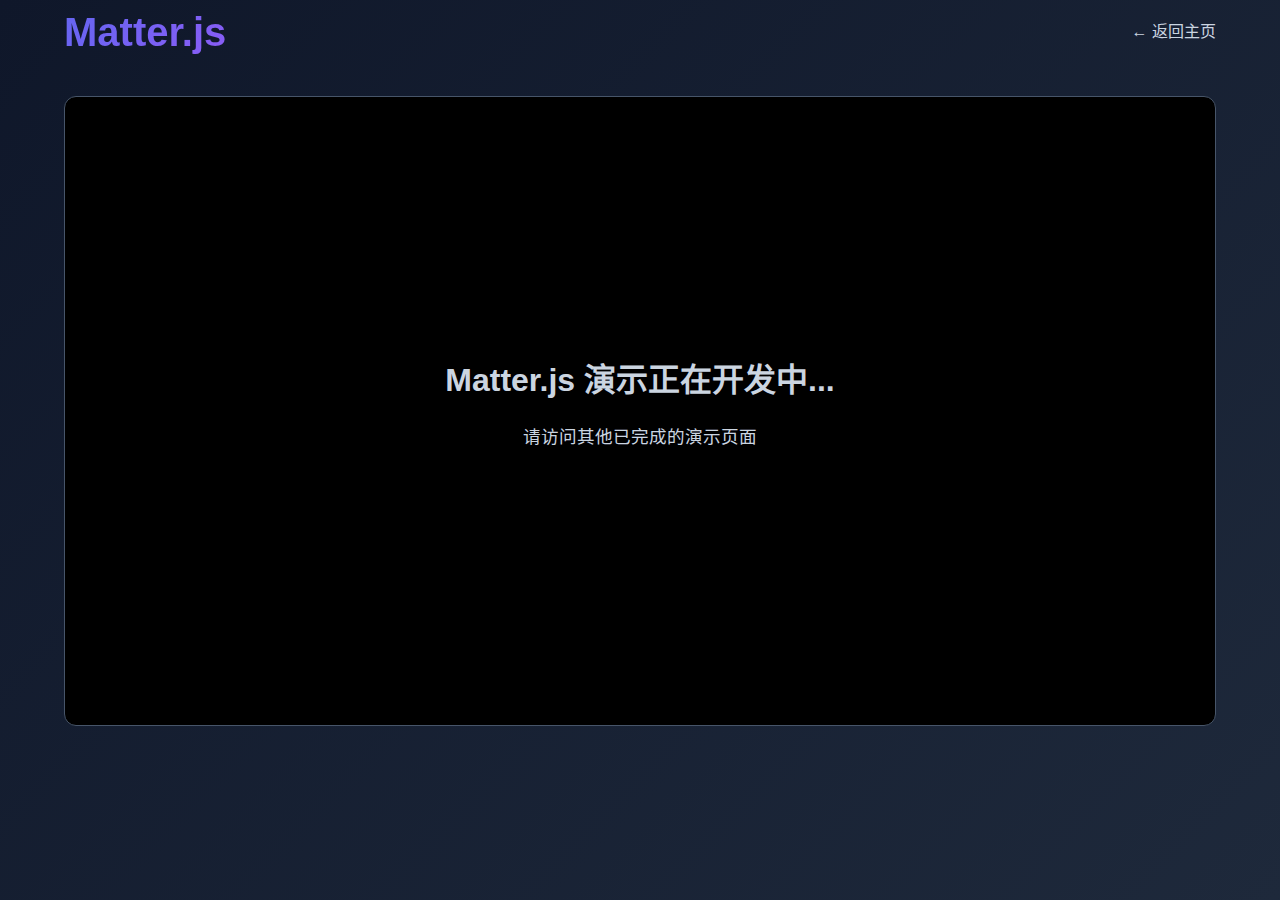
<file: libs/matter-js/index.html>
<!DOCTYPE html>
<html lang="zh-CN">
<head>
    <meta charset="UTF-8">
    <meta name="viewport" content="width=device-width, initial-scale=1.0">
    <title>Matter.js 演示 - 背景特效库</title>
    <link rel="stylesheet" href="../../assets/css/style.css">
</head>
<body>
    <div class="container">
        <header class="demo-header">
            <h1 class="demo-title">Matter.js</h1>
            <a href="../../index.html" class="back-btn">← 返回主页</a>
        </header>
        <div class="canvas-container" style="display: flex; align-items: center; justify-content: center;">
            <div style="text-align: center;">
                <h2 style="color: var(--text-secondary);">Matter.js 演示正在开发中...</h2>
                <p>请访问其他已完成的演示页面</p>
            </div>
        </div>
    </div>
</body>
</html>
</file>
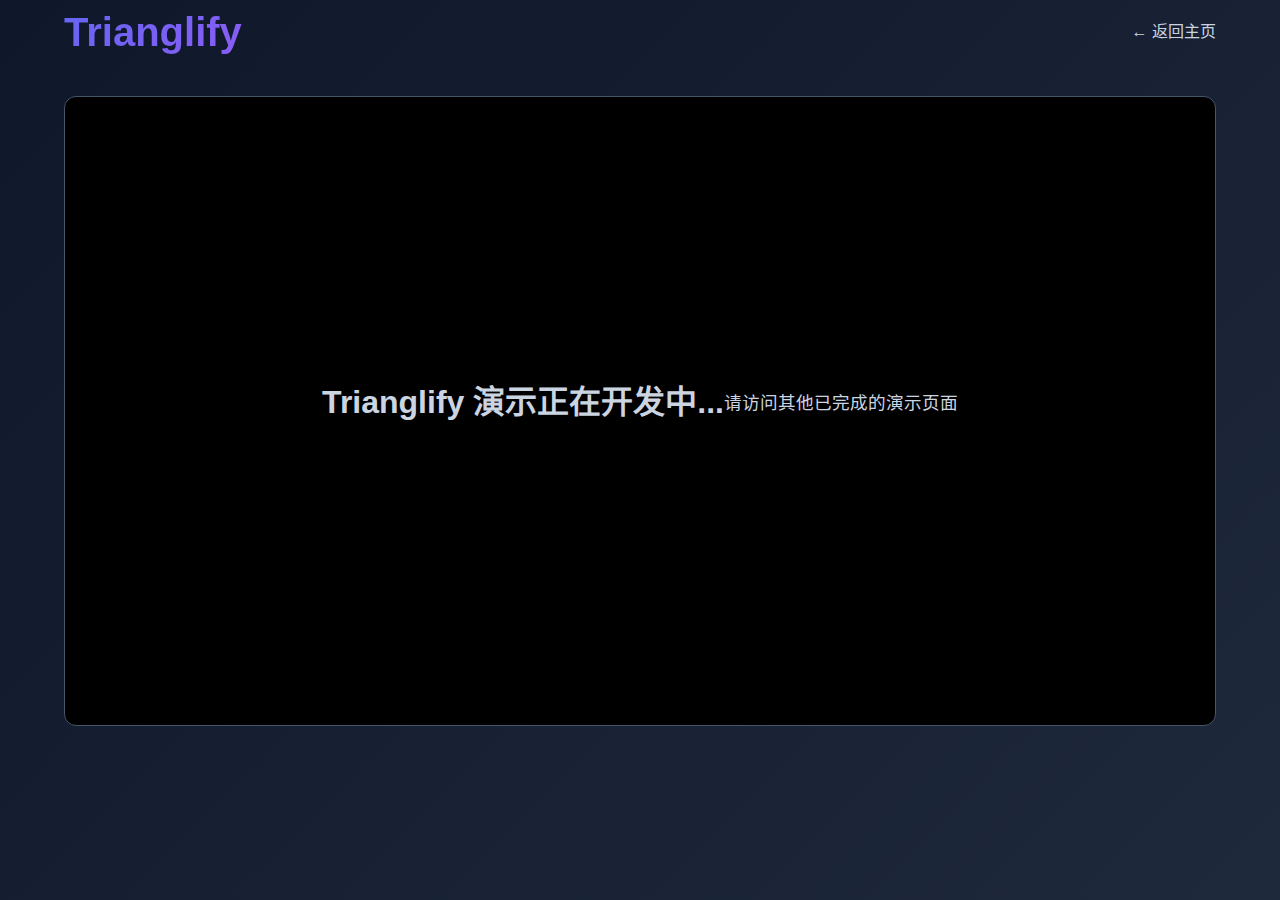
<file: libs/trianglify/index.html>
<!DOCTYPE html>
<html lang="zh-CN">
<head>
    <meta charset="UTF-8">
    <meta name="viewport" content="width=device-width, initial-scale=1.0">
    <title>Trianglify 演示 - 背景特效库</title>
    <link rel="stylesheet" href="../../assets/css/style.css">
</head>
<body>
    <div class="container">
        <header class="demo-header">
            <h1 class="demo-title">Trianglify</h1>
            <a href="../../index.html" class="back-btn">← 返回主页</a>
        </header>
        <div class="canvas-container" style="display: flex; align-items: center; justify-content: center;">
            <h2 style="color: var(--text-secondary);">Trianglify 演示正在开发中...</h2>
            <p>请访问其他已完成的演示页面</p>
        </div>
    </div>
</body>
</html>
</file>
<file: assets/css/style.css>
/* 全局样式 - 背景特效库演示项目 */

:root {
    /* 颜色变量 */
    --primary-color: #6366f1;
    --primary-hover: #4f46e5;
    --secondary-color: #8b5cf6;
    --background-dark: #0f172a;
    --background-light: #1e293b;
    --card-background: #334155;
    --text-primary: #f8fafc;
    --text-secondary: #cbd5e1;
    --border-color: #475569;
    --success-color: #10b981;
    --danger-color: #ef4444;
    
    /* 间距变量 */
    --spacing-xs: 0.5rem;
    --spacing-sm: 0.75rem;
    --spacing-md: 1rem;
    --spacing-lg: 1.5rem;
    --spacing-xl: 2rem;
    --spacing-2xl: 3rem;
    
    /* 圆角变量 */
    --border-radius: 0.5rem;
    --border-radius-lg: 0.75rem;
    
    /* 阴影变量 */
    --shadow-sm: 0 1px 2px 0 rgba(0, 0, 0, 0.05);
    --shadow-md: 0 4px 6px -1px rgba(0, 0, 0, 0.1), 0 2px 4px -1px rgba(0, 0, 0, 0.06);
    --shadow-lg: 0 10px 15px -3px rgba(0, 0, 0, 0.1), 0 4px 6px -2px rgba(0, 0, 0, 0.05);
}

/* 基础重置 */
* {
    margin: 0;
    padding: 0;
    box-sizing: border-box;
}

body {
    font-family: 'Inter', -apple-system, BlinkMacSystemFont, 'Segoe UI', Roboto, sans-serif;
    background: linear-gradient(135deg, var(--background-dark) 0%, var(--background-light) 100%);
    color: var(--text-primary);
    min-height: 100vh;
    line-height: 1.6;
}

/* 容器 */
.container {
    max-width: 1200px;
    margin: 0 auto;
    padding: 0 var(--spacing-lg);
}

/* 标题样式 */
h1 {
    font-size: 3rem;
    font-weight: 800;
    text-align: center;
    margin-bottom: var(--spacing-lg);
    background: linear-gradient(135deg, var(--primary-color), var(--secondary-color));
    -webkit-background-clip: text;
    -webkit-text-fill-color: transparent;
    background-clip: text;
}

h2 {
    font-size: 2rem;
    font-weight: 700;
    margin-bottom: var(--spacing-md);
    color: var(--text-primary);
}

h3 {
    font-size: 1.5rem;
    font-weight: 600;
    margin-bottom: var(--spacing-sm);
    color: var(--text-primary);
}

/* 段落 */
p {
    color: var(--text-secondary);
    margin-bottom: var(--spacing-md);
    text-align: center;
    font-size: 1.1rem;
}

/* 头部区域 */
.header {
    padding: var(--spacing-2xl) 0;
    text-align: center;
}

.subtitle {
    font-size: 1.2rem;
    color: var(--text-secondary);
    max-width: 600px;
    margin: 0 auto;
}

/* 导航栏 */
.nav {
    position: sticky;
    top: 0;
    background: rgba(15, 23, 42, 0.9);
    backdrop-filter: blur(10px);
    border-bottom: 1px solid var(--border-color);
    z-index: 1000;
    padding: var(--spacing-md) 0;
}

.nav-container {
    display: flex;
    justify-content: space-between;
    align-items: center;
}

.nav-brand {
    font-size: 1.5rem;
    font-weight: 700;
    color: var(--primary-color);
    text-decoration: none;
}

.nav-links {
    display: flex;
    gap: var(--spacing-lg);
    list-style: none;
}

.nav-links a {
    color: var(--text-secondary);
    text-decoration: none;
    transition: color 0.3s ease;
}

.nav-links a:hover {
    color: var(--primary-color);
}

/* 卡片网格 */
.cards-grid {
    display: grid;
    grid-template-columns: repeat(auto-fit, minmax(350px, 1fr));
    gap: var(--spacing-xl);
    margin: var(--spacing-2xl) 0;
}

/* 卡片样式 */
.card {
    background: var(--card-background);
    border: 1px solid var(--border-color);
    border-radius: var(--border-radius-lg);
    padding: var(--spacing-xl);
    box-shadow: var(--shadow-lg);
    transition: transform 0.3s ease, box-shadow 0.3s ease;
    position: relative;
    overflow: hidden;
}

.card:hover {
    transform: translateY(-5px);
    box-shadow: 0 20px 25px -5px rgba(0, 0, 0, 0.1), 0 10px 10px -5px rgba(0, 0, 0, 0.04);
}

.card-preview {
    width: 100%;
    height: 200px;
    border-radius: var(--border-radius);
    margin-bottom: var(--spacing-lg);
    background: var(--background-dark);
    border: 1px solid var(--border-color);
    overflow: hidden;
    position: relative;
}

.card-preview canvas,
.card-preview img {
    width: 100%;
    height: 100%;
    object-fit: cover;
}

.card-title {
    font-size: 1.5rem;
    font-weight: 600;
    margin-bottom: var(--spacing-sm);
    color: var(--text-primary);
    text-align: center;
}

.card-description {
    color: var(--text-secondary);
    margin-bottom: var(--spacing-lg);
    text-align: center;
    font-size: 0.95rem;
}

/* 按钮样式 */
.btn {
    display: inline-flex;
    align-items: center;
    justify-content: center;
    padding: var(--spacing-sm) var(--spacing-lg);
    border: none;
    border-radius: var(--border-radius);
    font-weight: 500;
    font-size: 0.95rem;
    cursor: pointer;
    text-decoration: none;
    transition: all 0.3s ease;
    gap: var(--spacing-xs);
    min-height: 44px; /* 确保触摸目标大小 */
}

.btn-primary {
    background: linear-gradient(135deg, var(--primary-color), var(--primary-hover));
    color: white;
    box-shadow: var(--shadow-md);
}

.btn-primary:hover {
    transform: translateY(-1px);
    box-shadow: var(--shadow-lg);
}

.btn-secondary {
    background: var(--background-light);
    color: var(--text-primary);
    border: 1px solid var(--border-color);
}

.btn-secondary:hover {
    background: var(--card-background);
    border-color: var(--primary-color);
}

.btn-full {
    width: 100%;
}

/* 控制按钮组 */
.controls {
    display: flex;
    flex-wrap: wrap;
    gap: var(--spacing-sm);
    margin-bottom: var(--spacing-xl);
    padding: var(--spacing-lg);
    background: var(--card-background);
    border-radius: var(--border-radius-lg);
    border: 1px solid var(--border-color);
}

.control-btn {
    flex: 1;
    min-width: 120px;
    padding: var(--spacing-sm) var(--spacing-md);
    background: var(--background-light);
    color: var(--text-secondary);
    border: 1px solid var(--border-color);
    border-radius: var(--border-radius);
    cursor: pointer;
    transition: all 0.3s ease;
    font-size: 0.9rem;
}

.control-btn:hover {
    background: var(--card-background);
    color: var(--text-primary);
    border-color: var(--primary-color);
}

.control-btn.active {
    background: linear-gradient(135deg, var(--primary-color), var(--primary-hover));
    color: white;
    border-color: var(--primary-color);
}

/* Canvas 容器 */
.canvas-container {
    width: 100%;
    height: 70vh;
    min-height: 500px;
    border-radius: var(--border-radius-lg);
    overflow: hidden;
    border: 1px solid var(--border-color);
    background: #000000;
    position: relative;
}

.canvas-container canvas {
    width: 100%;
    height: 100%;
    display: block;
}

/* 演示页面布局 */
.demo-header {
    display: flex;
    justify-content: space-between;
    align-items: center;
    margin-bottom: var(--spacing-xl);
    flex-wrap: wrap;
    gap: var(--spacing-md);
}

.demo-title {
    font-size: 2.5rem;
    margin: 0;
}

.back-btn {
    display: inline-flex;
    align-items: center;
    gap: var(--spacing-xs);
    color: var(--text-secondary);
    text-decoration: none;
    transition: color 0.3s ease;
}

.back-btn:hover {
    color: var(--primary-color);
}

/* 页脚 */
.footer {
    margin-top: var(--spacing-2xl);
    padding: var(--spacing-xl) 0;
    border-top: 1px solid var(--border-color);
    text-align: center;
    color: var(--text-secondary);
}

/* 响应式设计 */
@media (max-width: 768px) {
    .container {
        padding: 0 var(--spacing-md);
    }
    
    h1 {
        font-size: 2rem;
    }
    
    .cards-grid {
        grid-template-columns: 1fr;
        gap: var(--spacing-lg);
    }
    
    .controls {
        flex-direction: column;
    }
    
    .control-btn {
        min-width: auto;
    }
    
    .demo-header {
        flex-direction: column;
        text-align: center;
    }
    
    .demo-title {
        font-size: 2rem;
    }
    
    .canvas-container {
        height: 50vh;
        min-height: 300px;
    }
    
    .nav-container {
        flex-direction: column;
        gap: var(--spacing-md);
    }
}

@media (max-width: 480px) {
    h1 {
        font-size: 1.5rem;
    }
    
    .demo-title {
        font-size: 1.5rem;
    }
    
    .cards-grid {
        grid-template-columns: 1fr;
        gap: var(--spacing-md);
    }
    
    .card {
        padding: var(--spacing-lg);
    }
    
    .canvas-container {
        height: 40vh;
        min-height: 250px;
    }
}

/* 加载动画 */
.loading {
    position: absolute;
    top: 50%;
    left: 50%;
    transform: translate(-50%, -50%);
    color: var(--text-secondary);
    font-size: 1.1rem;
}

.loading::after {
    content: '...';
    animation: loading-dots 1.5s infinite;
}

@keyframes loading-dots {
    0%, 20% { opacity: 0; }
    50% { opacity: 1; }
    100% { opacity: 0; }
}

/* 工具提示 */
.tooltip {
    position: relative;
    display: inline-block;
}

.tooltip:hover::after {
    content: attr(data-tooltip);
    position: absolute;
    bottom: 125%;
    left: 50%;
    transform: translateX(-50%);
    background: var(--background-dark);
    color: var(--text-primary);
    padding: var(--spacing-xs) var(--spacing-sm);
    border-radius: var(--border-radius);
    font-size: 0.8rem;
    white-space: nowrap;
    z-index: 1000;
    border: 1px solid var(--border-color);
}

/* 滚动条样式 */
::-webkit-scrollbar {
    width: 8px;
}

::-webkit-scrollbar-track {
    background: var(--background-dark);
}

::-webkit-scrollbar-thumb {
    background: var(--border-color);
    border-radius: 4px;
}

::-webkit-scrollbar-thumb:hover {
    background: var(--primary-color);
}
</file>
